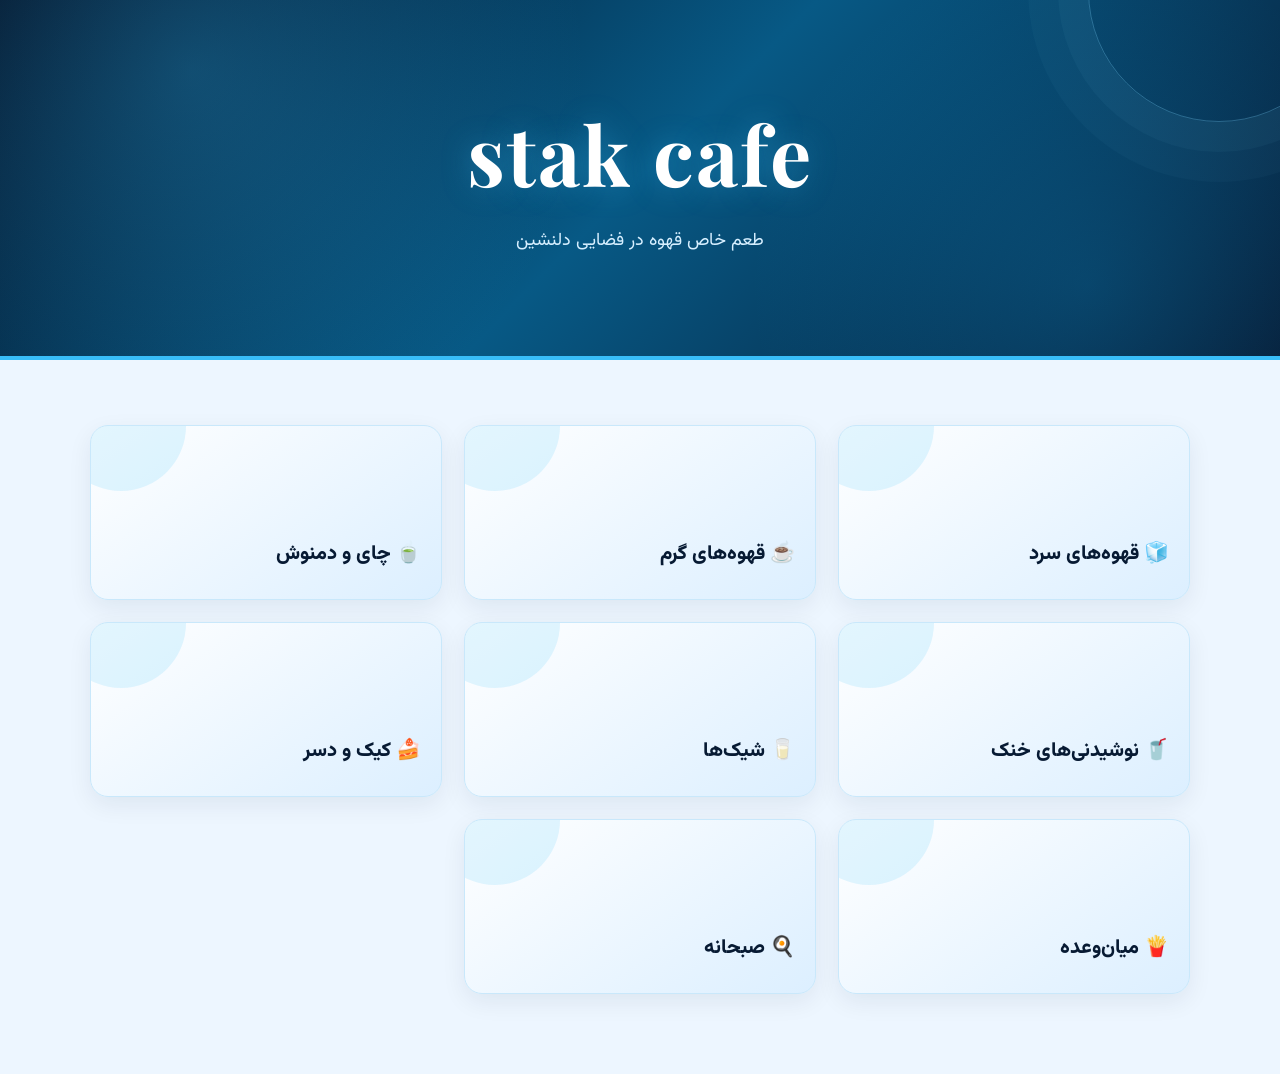
<file: index.html>
<!DOCTYPE html>
<html lang="fa" dir="rtl">
<head>
    <meta charset="UTF-8">
    <meta name="viewport" content="width=device-width, initial-scale=1.0">

    <title>Stak Cafe | منوی کافه</title>

    <link rel="preconnect" href="https://fonts.googleapis.com">
    <link rel="preconnect" href="https://fonts.gstatic.com" crossorigin>

    <link href="https://fonts.googleapis.com/css2?family=Vazirmatn:wght@400;500;700;800&family=Playfair+Display:wght@600&display=swap" rel="stylesheet">

    <link rel="stylesheet" href="style.css">
</head>

<body>

<header>
    <h1>stak cafe</h1>
    <p>طعم خاص قهوه در فضایی دلنشین</p>
</header>

<main>
    <section class="menu">

        <a href="khonak.html" class="card">
            <h2>🧊 قهوه‌های سرد</h2>
        </a>

        <a href="hot-coffee.html" class="card">
            <h2>☕ قهوه‌های گرم</h2>
        </a>

        <a href="tea.html" class="card">
            <h2>🍵 چای و دمنوش</h2>
        </a>

        <a href="cold-drinks.html" class="card">
            <h2>🥤 نوشیدنی‌های خنک</h2>
        </a>

        <a href="sheyk.html" class="card">
            <h2>🥛 شیک‌ها</h2>
        </a>

        <a href="deser.html" class="card">
            <h2>🍰 کیک و دسر</h2>
        </a>

        <a href="mianvade.html" class="card">
            <h2>🍟 میان‌وعده</h2>
        </a>

        <a href="sobhaneh.html" class="card">
            <h2>🍳 صبحانه</h2>
        </a>

  

    </section>
</main>


</body>
</html>
</file>
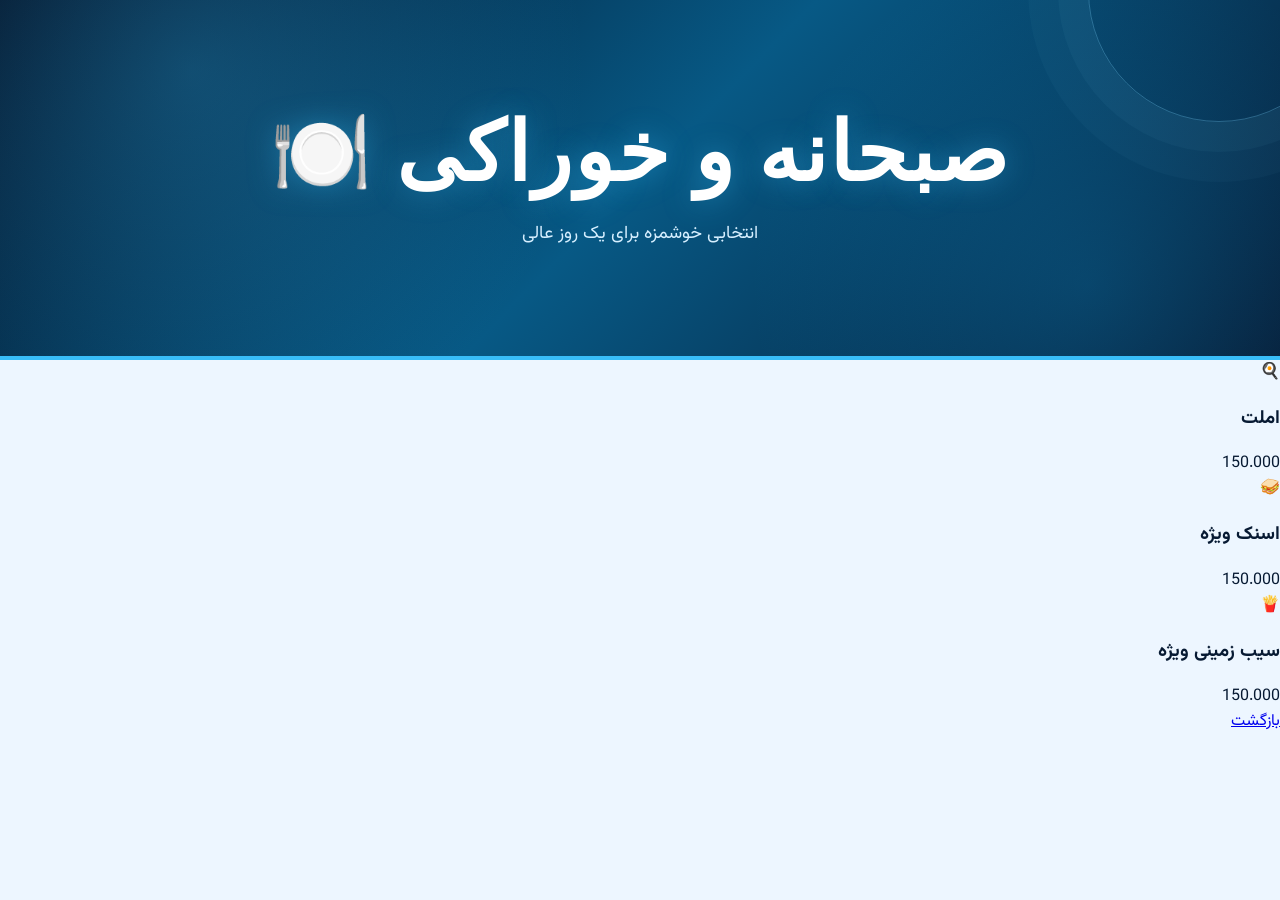
<file: food.html>
<!DOCTYPE html>
<html lang="fa" dir="rtl">

<head>

<meta charset="UTF-8">

<meta name="viewport" content="width=device-width, initial-scale=1.0">

<link rel="stylesheet" href="style.css">

<title>صبحانه و خوراکی</title>

</head>


<body>


<header>

<h1>🍽️ صبحانه و خوراکی</h1>

<p>انتخابی خوشمزه برای یک روز عالی</p>

</header>



<section class="products">


<div class="product">
<div class="sticker">🍳</div>
<h3>املت</h3>
<span>150.000</span>
</div>


<div class="product">
<div class="sticker">🥪</div>
<h3>اسنک ویژه</h3>
<span>150.000</span>
</div>


<div class="product">
<div class="sticker">🍟</div>
<h3>سیب زمینی ویژه</h3>
<span>150.000</span>
</div>


</section>



<a href="index.html" class="back">
بازگشت
</a>



</body>

</html>
</file>
<file: style.css>
/* =========================================
   HOT DRINKS - PREMIUM CAFE DESIGN
   مخصوص hot-drinks.html
========================================= */

/* فونت فارسی */
@import url('https://fonts.googleapis.com/css2?family=Vazirmatn:wght@300;400;500;600;700;800;900&display=swap');

.hd-page,
.hd-page *,
.hd-page *::before,
.hd-page *::after {
    box-sizing: border-box;
}

.hd-page {
    --hd-dark: #071a33;
    --hd-blue: #075985;
    --hd-cyan: #38bdf8;
    --hd-light: #bae6fd;
    --hd-bg: #edf6ff;
    --hd-muted: #657b95;

    margin: 0;
    width: 100%;
    min-height: 100vh;
    overflow-x: hidden;
    background: var(--hd-bg);
    color: var(--hd-dark);
    font-family: 'Vazirmatn', Tahoma, sans-serif;
    line-height: 1.9;
    animation: hd-page-show .8s ease both;
}

.hd-page img {
    display: block;
    max-width: 100%;
}

.hd-page a {
    -webkit-tap-highlight-color: transparent;
}

.hd-page h1,
.hd-page h2,
.hd-page h3,
.hd-page p,
.hd-page a,
.hd-page span {
    font-family: 'Vazirmatn', Tahoma, sans-serif;
}

@keyframes hd-page-show {
    from { opacity: 0; }
    to { opacity: 1; }
}

/* =========================================
   هدر اصلی
========================================= */

.hd-page .hd-hero {
    position: relative;
    isolation: isolate;
    min-height: 460px;
    overflow: hidden;
    color: #fff;

    background:
        linear-gradient(
            115deg,
            rgba(3, 17, 42, .93),
            rgba(3, 73, 125, .73)
        ),
        url("images/coffee-banner.jpg") center / cover no-repeat;

    border-bottom: 4px solid var(--hd-cyan);
}

/* نورهای متحرک پس‌زمینه */
.hd-page .hd-hero::before,
.hd-page .hd-hero::after {
    content: "";
    position: absolute;
    z-index: -1;
    border-radius: 50%;
    pointer-events: none;
    filter: blur(65px);
}

.hd-page .hd-hero::before {
    width: 300px;
    height: 300px;
    top: 70px;
    right: -100px;
    background: rgba(56, 189, 248, .22);
    animation: hd-orb-float 7s ease-in-out infinite alternate;
}

.hd-page .hd-hero::after {
    width: 260px;
    height: 260px;
    left: -90px;
    bottom: -100px;
    background: rgba(14, 165, 233, .2);
    animation: hd-orb-float 9s ease-in-out infinite alternate-reverse;
}

@keyframes hd-orb-float {
    from { transform: translate(0, 0) scale(.9); }
    to { transform: translate(25px, -20px) scale(1.15); }
}

/* =========================================
   نوار بالا و لوگو
========================================= */

.hd-page .hd-navbar {
    position: relative;
    z-index: 2;
    width: 100%;
    max-width: 1200px;
    margin: 0 auto;
    padding: 20px 25px;

    display: flex;
    align-items: center;
    justify-content: space-between;
    gap: 15px;
}

.hd-page .hd-logo {
    display: inline-block;
    color: #fff;
    text-decoration: none;
    font-family: Arial, sans-serif;
    font-size: 32px;
    font-weight: 900;
    letter-spacing: 2px;

    background: linear-gradient(
        110deg,
        #fff 0%,
        #9beaff 20%,
        #fff 38%,
        #38bdf8 52%,
        #fff 68%,
        #bceeff 82%,
        #fff 100%
    );

    background-size: 250% auto;
    background-clip: text;
    -webkit-background-clip: text;
    -webkit-text-fill-color: transparent;
    filter: drop-shadow(0 0 8px rgba(73, 216, 255, .4));
    animation: hd-logo-shine 4s linear infinite;
}

.hd-page .hd-logo span {
    -webkit-text-fill-color: #49d8ff;
    color: #49d8ff;
}

.hd-page .hd-home-link {
    display: inline-block;
    padding: 8px 20px;
    border: 1px solid rgba(125, 211, 252, .7);
    border-radius: 30px;
    color: #fff;
    text-decoration: none;
    font-size: 14px;
    transition: .3s ease;
}

.hd-page .hd-home-link:hover {
    background: var(--hd-cyan);
    color: var(--hd-dark);
    transform: translateY(-3px);
    box-shadow: 0 5px 20px rgba(56, 189, 248, .3);
}

/* =========================================
   عنوان اصلی؛ بزرگ، براق و وسط‌چین
========================================= */

.hd-page .hd-hero-content {
    position: relative;
    z-index: 1;
    width: 100%;
    max-width: 1200px;
    margin: 0 auto;
    padding: 45px 25px 65px;

    display: flex;
    flex-direction: column;
    align-items: center;
    text-align: center;
}

.hd-page .hd-eyebrow {
    display: inline-block;
    margin-bottom: 12px;
    color: #7dd3fc;
    font-family: Arial, sans-serif;
    font-size: 12px;
    letter-spacing: 4px;
    direction: ltr;
    text-shadow: 0 0 15px rgba(56, 189, 248, .6);
}

/* عنوان قهوه‌های گرم */
.hd-page .hd-hero-content h1 {
    position: relative;
    isolation: isolate;
    display: block;
    width: fit-content;
    max-width: 100%;
    margin: 8px 0 20px;
    padding: 8px 15px;

    font-family: 'Vazirmatn', Tahoma, sans-serif;
    font-size: clamp(46px, 7vw, 78px);
    font-weight: 900;
    line-height: 1.65;
    text-align: center;

    background: linear-gradient(
        110deg,
        #fff 0%,
        #bceeff 16%,
        #fff 30%,
        #49d8ff 45%,
        #fff 58%,
        #a5e9ff 75%,
        #fff 88%,
        #38bdf8 100%
    );

    background-size: 300% auto;
    background-clip: text;
    -webkit-background-clip: text;
    -webkit-text-fill-color: transparent;

    filter: drop-shadow(0 0 13px rgba(73, 216, 255, .45));

    animation:
        hd-logo-shine 4s linear infinite,
        hd-title-enter .9s ease both;
}

/* هاله نور پشت عنوان */
.hd-page .hd-hero-content h1::before {
    content: "";
    position: absolute;
    z-index: -1;
    inset: 10px -25px;
    border-radius: 50%;
    background: rgba(56, 189, 248, .25);
    filter: blur(30px);
    pointer-events: none;
    animation: hd-halo-pulse 3s ease-in-out infinite alternate;
}

/* خط نورانی زیر عنوان */
.hd-page .hd-hero-content h1::after {
    content: "";
    display: block;
    width: 72%;
    height: 3px;
    margin: 4px auto 0;
    border-radius: 50%;

    background: linear-gradient(
        90deg,
        transparent,
        #38bdf8,
        #fff,
        #38bdf8,
        transparent
    );

    box-shadow: 0 0 15px #38bdf8;
    animation: hd-line-pulse 2s ease-in-out infinite alternate;
}

@keyframes hd-logo-shine {
    from { background-position: 200% center; }
    to { background-position: -50% center; }
}

@keyframes hd-title-enter {
    from {
        opacity: 0;
        transform: translateY(18px) scale(.96);
    }
    to {
        opacity: 1;
        transform: translateY(0) scale(1);
    }
}

@keyframes hd-halo-pulse {
    from { opacity: .4; transform: scale(.94); }
    to { opacity: .9; transform: scale(1.05); }
}

@keyframes hd-line-pulse {
    from { opacity: .5; transform: scaleX(.75); }
    to { opacity: 1; transform: scaleX(1); }
}

/* متن زیر عنوان */
.hd-page .hd-hero-content p {
    max-width: 650px;
    margin: 8px auto;
    color: #e0f5ff;
    font-size: clamp(15px, 2vw, 19px);
    font-weight: 400;
    text-align: center;
}

/* دکمه مشاهده منو */
.hd-page .hd-hero-btn {
    display: inline-flex;
    align-items: center;
    justify-content: center;
    margin-top: 24px;
    padding: 12px 32px;

    border: 1px solid rgba(255, 255, 255, .35);
    border-radius: 35px;
    background: linear-gradient(135deg, #38bdf8, #60a5fa);
    color: #071a33;
    font-size: 15px;
    font-weight: 800;
    text-decoration: none;

    box-shadow: 0 7px 25px rgba(56, 189, 248, .28);
    transition: .3s ease;
}

.hd-page .hd-hero-btn:hover {
    background: #fff;
    transform: translateY(-4px);
    box-shadow: 0 10px 32px rgba(56, 189, 248, .5);
}

/* =========================================
   بخش منو
========================================= */

.hd-page .hd-main {
    width: 100%;
    max-width: 1240px;
    margin: 0 auto;
    padding: 60px 25px 35px;
}

.hd-page .hd-heading {
    margin: 0 auto 38px;
    text-align: center;
}

.hd-page .hd-heading > span {
    display: inline-block;
    padding: 5px 17px;
    border-radius: 30px;
    background: #d7f1ff;
    color: #0369a1;
    font-size: 14px;
    font-weight: 800;
}

.hd-page .hd-heading h2 {
    margin: 12px 0 6px;
    color: #0b2545;
    font-size: clamp(23px, 3.5vw, 35px);
    font-weight: 800;
    line-height: 1.8;
}

.hd-page .hd-heading p {
    margin: 0;
    color: var(--hd-muted);
    font-size: 14px;
}

/* =========================================
   کارت محصولات
========================================= */

.hd-page .hd-products {
    width: 100%;
    display: grid;
    grid-template-columns: repeat(3, minmax(0, 1fr));
    gap: 25px;
    padding: 10px 0 35px;
}

.hd-page .hd-product {
    position: relative;
    min-width: 0;
    overflow: hidden;

    display: flex;
    flex-direction: column;
    align-items: stretch;

    padding: 0;
    text-align: right;
    background: #fff;
    color: #0b2545;

    border: 1px solid #d9eafb;
    border-radius: 20px;

    box-shadow: 0 7px 25px rgba(16, 64, 110, .08);

    transition:
        transform .35s ease,
        box-shadow .35s ease,
        border-color .35s ease;
}

.hd-page .hd-product:hover {
    transform: translateY(-8px);
    border-color: #7dd3fc;
    box-shadow: 0 18px 38px rgba(14, 116, 184, .18);
}

/* عکس محصولات */
.hd-page .hd-product-image {
    position: relative;
    width: 100%;
    height: 245px;
    overflow: hidden;
    background: #dbeafe;
}

.hd-page .hd-product-image img {
    display: block;
    width: 100%;
    height: 100%;
    object-fit: cover;
    transition: transform .6s ease, filter .4s ease;
}

.hd-page .hd-product:hover .hd-product-image img {
    transform: scale(1.08);
    filter: saturate(1.08);
}

/* شماره محصولات */
.hd-page .hd-tag {
    position: absolute;
    top: 12px;
    right: 12px;
    padding: 4px 12px;
    border: 1px solid rgba(125, 211, 252, .5);
    border-radius: 25px;
    background: rgba(7, 26, 51, .88);
    color: #7dd3fc;
    font-family: Arial, sans-serif;
    font-size: 12px;
    direction: ltr;
    box-shadow: 0 4px 12px rgba(0, 0, 0, .15);
}

/* اطلاعات محصول */
.hd-page .hd-product-info {
    flex: 1;
    padding: 17px 18px 20px;
}

.hd-page .hd-product-info h3 {
    margin: 0;
    color: #123b68;
    font-size: 19px;
    font-weight: 800;
    line-height: 1.9;
}

.hd-page .hd-product-info p {
    margin: 5px 0 0;
    color: #657b95;
    font-size: 13px;
    line-height: 2;
}

.hd-page .hd-product-footer {
    margin-top: 15px;
    padding-top: 12px;
    border-top: 1px solid #e1edf9;
}

.hd-page .hd-price {
    display: inline-block;
    color: #0284c7;
    font-size: 16px;
    font-weight: 900;
}

.hd-page .hd-price small {
    color: #647d99;
    font-size: 11px;
    font-weight: 500;
}

/* =========================================
   دکمه بازگشت
========================================= */

.hd-page .hd-back-wrapper {
    padding: 35px 0 30px;
    text-align: center;
}

.hd-page .hd-back-btn {
    display: inline-flex;
    align-items: center;
    justify-content: center;
    padding: 12px 30px;
    border-radius: 35px;
    background: linear-gradient(135deg, #075985, #0284c7);
    color: #fff;
    font-size: 14px;
    font-weight: 700;
    text-decoration: none;
    box-shadow: 0 7px 20px rgba(2, 132, 199, .2);
    transition: .3s ease;
}

.hd-page .hd-back-btn:hover {
    background: #38bdf8;
    color: #071a33;
    transform: translateY(-3px);
}

/* =========================================
   فوتر
========================================= */

.hd-page .hd-footer {
    padding: 22px 15px;
    background: #071a33;
    color: #bae6fd;
    text-align: center;
    font-size: 13px;
    border-top: 3px solid #0284c7;
}

.hd-page .hd-footer p {
    margin: 0;
}

/* =========================================
   تبلت
========================================= */

@media (max-width: 900px) {
    .hd-page .hd-products {
        grid-template-columns: repeat(2, minmax(0, 1fr));
        gap: 18px;
    }

    .hd-page .hd-product-image {
        height: 220px;
    }
}

/* =========================================
   موبایل
========================================= */

@media (max-width: 520px) {
    .hd-page .hd-hero {
        min-height: 370px;
    }

    .hd-page .hd-navbar {
        padding: 15px;
    }

    .hd-page .hd-logo {
        font-size: 27px;
    }

    .hd-page .hd-home-link {
        padding: 7px 13px;
        font-size: 12px;
    }

    .hd-page .hd-hero-content {
        padding: 38px 14px 48px;
    }

    .hd-page .hd-eyebrow {
        font-size: 10px;
        letter-spacing: 3px;
    }

    .hd-page .hd-hero-content h1 {
        font-size: clamp(35px, 9vw, 48px);
        margin: 10px 0 17px;
        padding: 6px 3px;
    }

    .hd-page .hd-hero-content p {
        font-size: 14px;
    }

    .hd-page .hd-hero-btn {
        padding: 10px 25px;
        font-size: 13px;
    }

    .hd-page .hd-main {
        padding: 40px 12px 22px;
    }

    .hd-page .hd-heading {
        margin-bottom: 25px;
    }

    .hd-page .hd-heading h2 {
        font-size: 22px;
    }

    .hd-page .hd-heading p {
        font-size: 12px;
    }

    .hd-page .hd-products {
        grid-template-columns: repeat(2, minmax(0, 1fr));
        gap: 12px;
    }

    .hd-page .hd-product {
        border-radius: 14px;
    }

    .hd-page .hd-product-image {
        height: 150px;
    }

    .hd-page .hd-product-info {
        padding: 11px 10px 13px;
    }

    .hd-page .hd-product-info h3 {
        font-size: 14px;
        line-height: 1.9;
    }

    .hd-page .hd-product-info p {
        font-size: 11px;
        line-height: 1.9;
    }

    .hd-page .hd-product-footer {
        margin-top: 9px;
        padding-top: 8px;
    }

    .hd-page .hd-price {
        font-size: 12px;
    }

    .hd-page .hd-price small {
        font-size: 10px;
    }

    .hd-page .hd-tag {
        top: 7px;
        right: 7px;
        padding: 2px 8px;
        font-size: 10px;
    }
}

/* گوشی کوچک */
@media (max-width: 380px) {
    .hd-page .hd-hero-content h1 {
        font-size: 33px;
    }

    .hd-page .hd-product-image {
        height: 125px;
    }

    .hd-page .hd-product-info {
        padding: 9px 8px 11px;
    }

    .hd-page .hd-product-info h3 {
        font-size: 13px;
    }

    .hd-page .hd-price {
        font-size: 11px;
    }
}

/* کاهش انیمیشن برای دسترس‌پذیری */
@media (prefers-reduced-motion: reduce) {
    .hd-page,
    .hd-page *,
    .hd-page *::before,
    .hd-page *::after {
        animation-duration: .01ms !important;
        animation-iteration-count: 1 !important;
        transition-duration: .01ms !important;
    }
}

/* =========================================
   STAK CAFE - HOME PAGE
   طراحی صفحه اصلی هماهنگ با منوها
========================================= */

body:not(.hd-page) {
    --home-dark: #071a33;
    --home-blue: #075985;
    --home-cyan: #38bdf8;
    --home-light: #edf6ff;

    margin: 0;
    min-height: 100vh;
    overflow-x: hidden;
    background: var(--home-light);
    color: var(--home-dark);
    font-family: 'Vazirmatn', Tahoma, sans-serif;
}

body:not(.hd-page) * {
    box-sizing: border-box;
}

body:not(.hd-page) header {
    position: relative;
    isolation: isolate;
    overflow: hidden;
    min-height: 360px;
    padding: 75px 20px;
    display: flex;
    flex-direction: column;
    align-items: center;
    justify-content: center;
    text-align: center;
    color: #fff;
    background:
        radial-gradient(circle at 15% 20%,
            rgba(56,189,248,.25), transparent 35%),
        radial-gradient(circle at 85% 80%,
            rgba(14,165,233,.2), transparent 30%),
        linear-gradient(135deg, #031126, #075985, #071a33);
    border-bottom: 4px solid var(--home-cyan);
}

body:not(.hd-page) header::before {
    content: "";
    position: absolute;
    z-index: -1;
    width: 260px;
    height: 260px;
    top: -140px;
    right: -70px;
    border: 1px solid rgba(125,211,252,.3);
    border-radius: 50%;
    box-shadow:
        0 0 0 30px rgba(125,211,252,.04),
        0 0 0 60px rgba(125,211,252,.03);
}

body:not(.hd-page) header h1 {
    margin: 0;
    direction: ltr;
    font-family: 'Playfair Display', serif;
    font-size: clamp(48px, 8vw, 82px);
    font-weight: 700;
    letter-spacing: 2px;
    color: #fff;
    text-shadow: 0 0 30px rgba(56,189,248,.4);
}

body:not(.hd-page) header p {
    margin: 15px 0 0;
    color: #d6efff;
    font-size: clamp(14px, 2vw, 18px);
    line-height: 2;
}

body:not(.hd-page) .menu {
    width: min(1100px, 90%);
    margin: 0 auto;
    padding: 65px 0 80px;
    display: grid;
    grid-template-columns: repeat(3, minmax(0, 1fr));
    gap: 22px;
}

body:not(.hd-page) .card {
    position: relative;
    isolation: isolate;
    min-height: 175px;
    padding: 25px 20px;
    overflow: hidden;
    display: flex;
    align-items: flex-end;
    justify-content: flex-start;
    border: 1px solid #c9e8fb;
    border-radius: 18px;
    background: linear-gradient(145deg, #fff, #dcefff);
    color: var(--home-dark);
    text-decoration: none;
    box-shadow: 0 8px 25px rgba(7,26,51,.07);
    transition: transform .3s ease, box-shadow .3s ease,
                border-color .3s ease;
}

body:not(.hd-page) .card::before {
    content: "";
    position: absolute;
    z-index: -1;
    width: 130px;
    height: 130px;
    top: -65px;
    left: -35px;
    border-radius: 50%;
    background: rgba(56,189,248,.14);
    transition: transform .4s ease;
}

body:not(.hd-page) .card::after {
    content: "";
    position: absolute;
    z-index: -1;
    right: 0;
    bottom: 0;
    width: 100%;
    height: 4px;
    background: linear-gradient(90deg, #38bdf8, #075985);
    transform: scaleX(0);
    transform-origin: right;
    transition: transform .3s ease;
}

body:not(.hd-page) .card:hover {
    transform: translateY(-7px);
    border-color: #38bdf8;
    box-shadow: 0 18px 38px rgba(7,89,133,.15);
}

body:not(.hd-page) .card:hover::before {
    transform: scale(1.5);
}

body:not(.hd-page) .card:hover::after {
    transform: scaleX(1);
}

body:not(.hd-page) .card h2 {
    margin: 0;
    font-family: 'Vazirmatn', Tahoma, sans-serif;
    font-size: clamp(16px, 2vw, 20px);
    font-weight: 800;
    line-height: 2;
}

/* واکنش‌گرا برای تبلت */
@media (max-width: 800px) {
    body:not(.hd-page) .menu {
        grid-template-columns: repeat(2, minmax(0, 1fr));
        gap: 16px;
    }

    body:not(.hd-page) header {
        min-height: 320px;
    }

    body:not(.hd-page) .card {
        min-height: 155px;
    }
}

/* واکنش‌گرا برای موبایل */
@media (max-width: 480px) {
    body:not(.hd-page) header {
        min-height: 290px;
        padding: 55px 15px;
    }

    body:not(.hd-page) .menu {
        width: 92%;
        padding: 35px 0 50px;
        gap: 12px;
    }

    body:not(.hd-page) .card {
        min-height: 130px;
        padding: 16px 12px;
        border-radius: 13px;
    }

    body:not(.hd-page) .card h2 {
        font-size: 14px;
    }
}

@media (prefers-reduced-motion: reduce) {
    body:not(.hd-page) *,
    body:not(.hd-page) *::before,
    body:not(.hd-page) *::after {
        animation: none !important;
        transition: none !important;
    }
}
</file>
